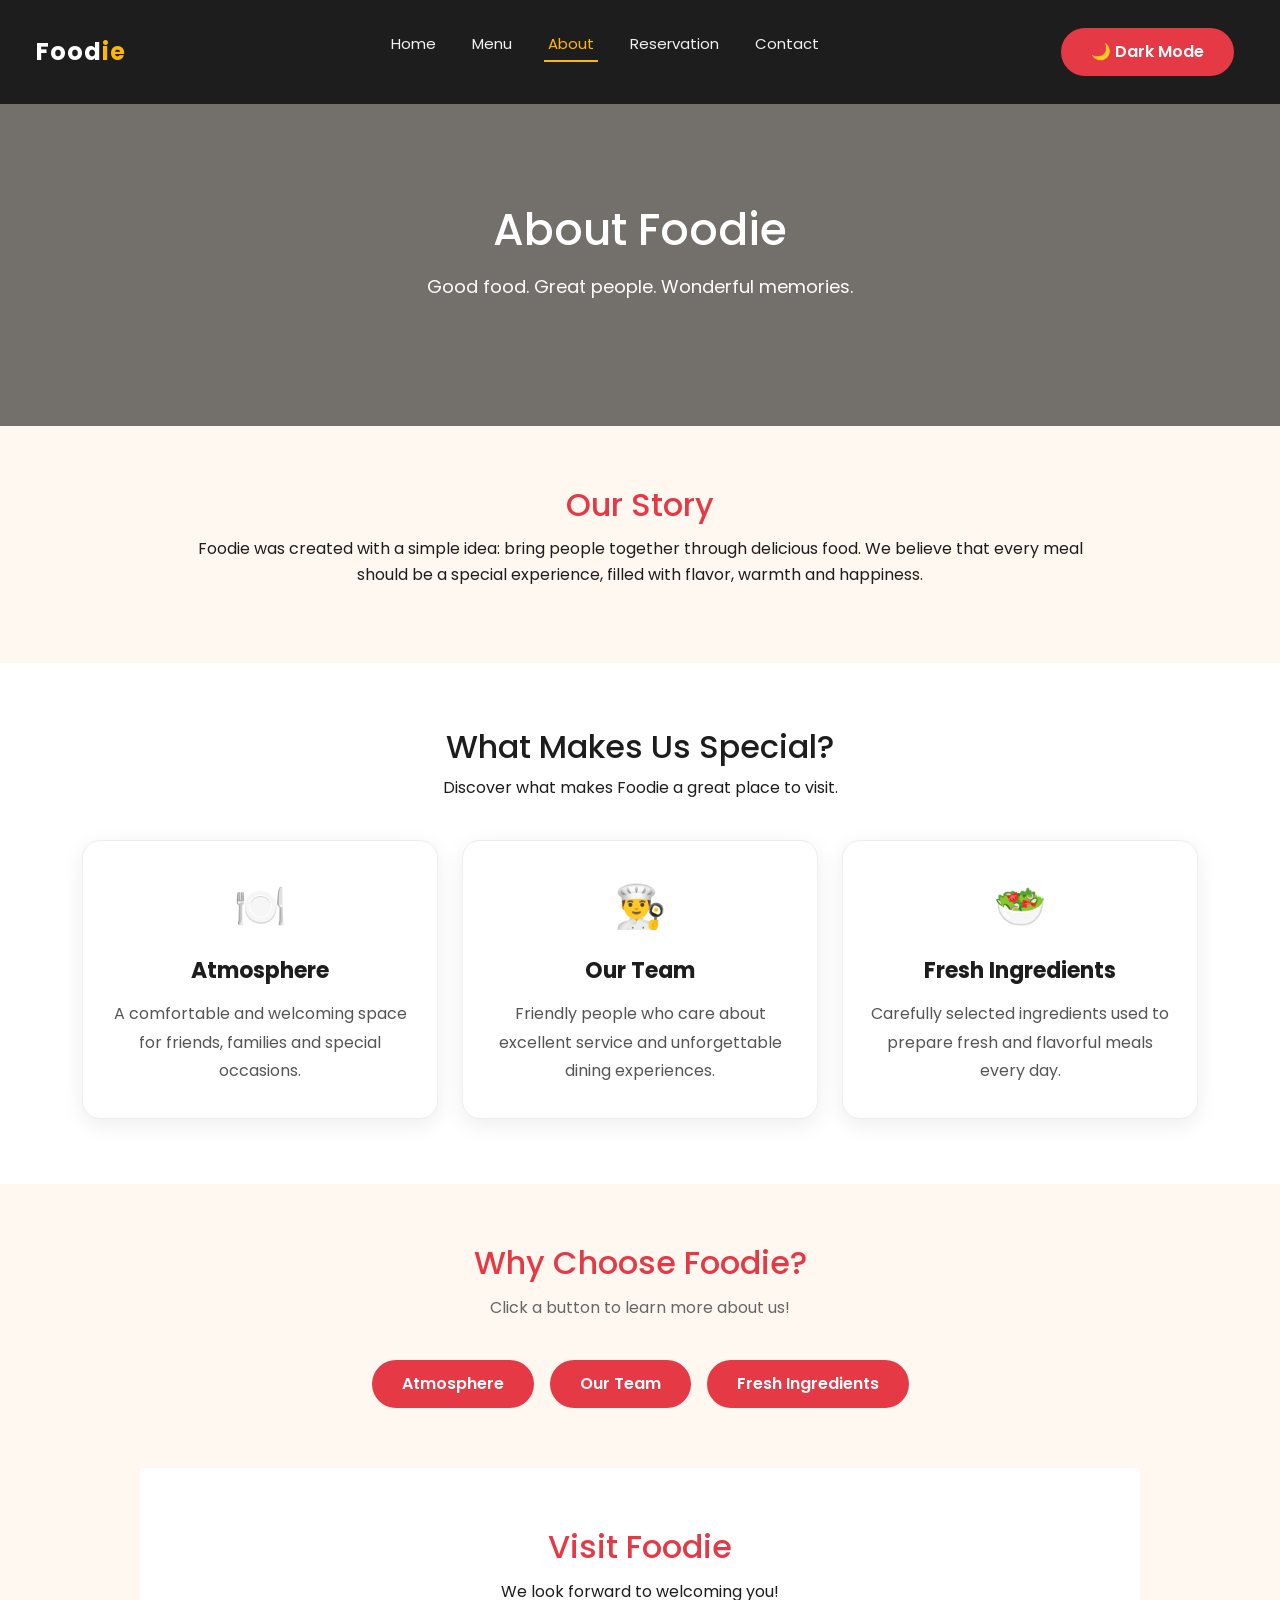
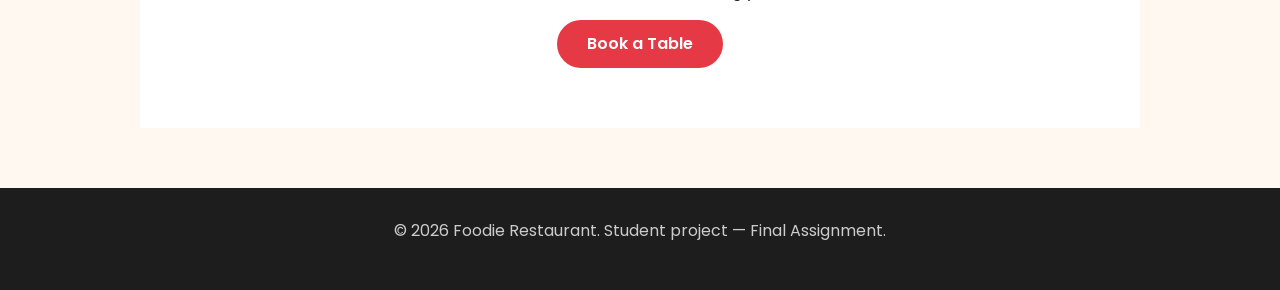
<file: foodie-about.html>
<!DOCTYPE html>
<html lang="en">
<head>
  <meta charset="UTF-8">
  <meta name="viewport" content="width=device-width, initial-scale=1.0">
  <title>Foodie — About Us</title>

  <script>
    try {
      document.documentElement.setAttribute(
        "data-bs-theme",
        localStorage.getItem("foodieTheme") === "dark"
          ? "dark"
          : "light"
      );
    } catch (error) {}
  </script>

  <link href="https://cdn.jsdelivr.net/npm/bootstrap@5.3.3/dist/css/bootstrap.min.css" rel="stylesheet">
  <link href="https://fonts.googleapis.com/css2?family=Poppins:wght@400;600;700&display=swap" rel="stylesheet">
  <link rel="stylesheet" href="foodie.css">
  <link rel="stylesheet" href="theme.css">

  <style>
    /* About page cards */
    .about-features {
      padding: 65px 0;
    }

    .about-feature-card {
      background: #ffffff;
      border: 1px solid #eeeeee;
      border-radius: 18px;
      padding: 32px 25px;
      height: 100%;
      text-align: center;
      box-shadow: 0 6px 22px rgba(0, 0, 0, 0.07);
      transition: transform 0.3s, box-shadow 0.3s;
    }

    .about-feature-card:hover {
      transform: translateY(-6px);
      box-shadow: 0 12px 30px rgba(0, 0, 0, 0.12);
    }

    .about-feature-icon {
      font-size: 42px;
      margin-bottom: 18px;
    }

    .about-feature-card h3 {
      font-size: 22px;
      font-weight: 700;
      color: #1d1d1d;
      margin-bottom: 15px;
    }

    .about-feature-card p {
      color: #555555;
      line-height: 1.8;
      margin-bottom: 0;
    }

    /* Dark theme cards */
    .foodie-dark .about-feature-card {
      background: #242424;
      border-color: #444444;
    }

    .foodie-dark .about-feature-card h3 {
      color: #ffffff;
    }

    .foodie-dark .about-feature-card p {
      color: #dddddd;
    }

    @media (max-width: 767px) {
      .about-features {
        padding: 40px 0;
      }

      .about-feature-card {
        padding: 25px 20px;
      }
    }
  </style>

  <script src="about.js" defer></script>
  <script src="theme.js" defer></script>
</head>

<body>
<header class="site-header">
  <div class="logo">Food<span>ie</span></div>

  <nav class="main-nav">
    <ul>
      <li><a href="foodie-home.html">Home</a></li>
      <li><a href="foodie-menu.html">Menu</a></li>
      <li><a href="foodie-about.html" class="active" aria-current="page">About</a></li>
      <li><a href="foodie-reservation.html">Reservation</a></li>
      <li><a href="foodie-contact.html">Contact</a></li>
    </ul>
  </nav>
</header>

<main>
  <!-- About hero -->
  <section class="hero">
    <div class="container text-center">
      <h1>About Foodie</h1>
      <p>Good food. Great people. Wonderful memories.</p>
    </div>
  </section>

  <!-- Restaurant story -->
  <section class="section">
    <div class="container text-center">
      <h2>Our Story</h2>
      <p>
        Foodie was created with a simple idea: bring people together
        through delicious food. We believe that every meal should be
        a special experience, filled with flavor, warmth and happiness.
      </p>
    </div>
  </section>

  <!-- Feature cards -->
  <section class="about-features bg-white">
    <div class="container">
      <h2 class="text-center">What Makes Us Special?</h2>
      <p class="subtitle text-center">
        Discover what makes Foodie a great place to visit.
      </p>

      <div class="row g-4 mt-3">
        <div class="col-12 col-md-6 col-lg-4">
          <article class="about-feature-card">
            <div class="about-feature-icon" aria-hidden="true">🍽️</div>
            <h3>Atmosphere</h3>
            <p>
              A comfortable and welcoming space for friends,
              families and special occasions.
            </p>
          </article>
        </div>

        <div class="col-12 col-md-6 col-lg-4">
          <article class="about-feature-card">
            <div class="about-feature-icon" aria-hidden="true">👨‍🍳</div>
            <h3>Our Team</h3>
            <p>
              Friendly people who care about excellent service
              and unforgettable dining experiences.
            </p>
          </article>
        </div>

        <div class="col-12 col-md-6 col-lg-4">
          <article class="about-feature-card">
            <div class="about-feature-icon" aria-hidden="true">🥗</div>
            <h3>Fresh Ingredients</h3>
            <p>
              Carefully selected ingredients used to prepare
              fresh and flavorful meals every day.
            </p>
          </article>
        </div>
      </div>
    </div>
  </section>

  <!-- Interactive About feature -->
  <section class="section text-center">
    <div class="container">
      <h2>Why Choose Foodie?</h2>
      <p class="subtitle">
        Click a button to learn more about us!
      </p>

      <div class="d-flex flex-wrap justify-content-center gap-3 mt-4">
        <button type="button" class="btn about-btn"
                data-topic="atmosphere" aria-pressed="false">
          Atmosphere
        </button>

        <button type="button" class="btn about-btn"
                data-topic="team" aria-pressed="false">
          Our Team
        </button>

        <button type="button" class="btn about-btn"
                data-topic="ingredients" aria-pressed="false">
          Fresh Ingredients
        </button>
      </div>

      <p id="about-result" class="mt-4 d-none" aria-live="polite"></p>
    </div>
  </section>

  <!-- Reservation link -->
  <section class="section bg-white text-center">
    <div class="container">
      <h2>Visit Foodie</h2>
      <p>We look forward to welcoming you!</p>
      <a href="foodie-reservation.html" class="btn">
        Book a Table
      </a>
    </div>
  </section>
</main>

<footer class="site-footer">
  <p>&copy; 2026 Foodie Restaurant. Student project — Final Assignment.</p>
</footer>

</body>
</html>
</file>
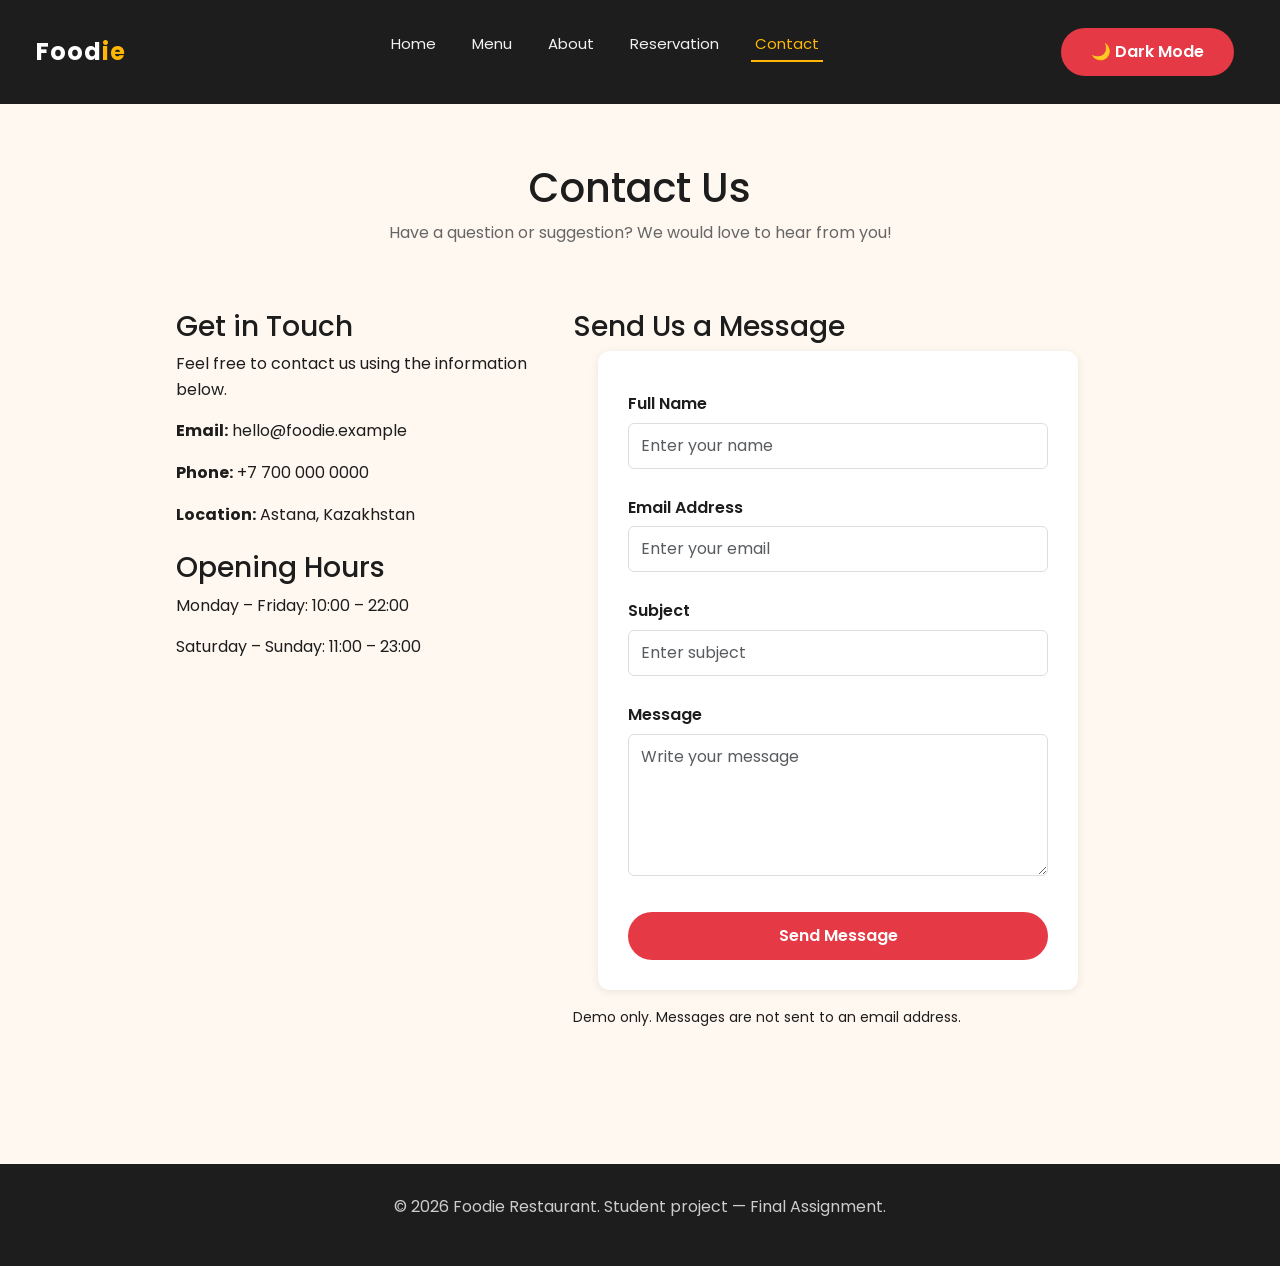
<file: foodie-contact (1).html>
<!DOCTYPE html>
<html lang="en">
<head>
  <meta charset="UTF-8">
  <meta name="viewport" content="width=device-width, initial-scale=1.0">
  <title>Foodie — Contact</title>
  <script>
    try {
      document.documentElement.setAttribute("data-bs-theme",
        localStorage.getItem("foodieTheme") === "dark" ? "dark" : "light");
    } catch (error) {}
  </script>
  <link href="https://cdn.jsdelivr.net/npm/bootstrap@5.3.3/dist/css/bootstrap.min.css" rel="stylesheet">
  <link href="https://fonts.googleapis.com/css2?family=Poppins:wght@400;600;700&display=swap" rel="stylesheet">
  <link rel="stylesheet" href="foodie.css">
  <link rel="stylesheet" href="theme.css">
  <script src="https://code.jquery.com/jquery-3.7.1.min.js" defer></script>
  <script src="contact.js" defer></script>
  <script src="theme.js" defer></script>
</head>
<body>
<header class="site-header">
  <div class="logo">Food<span>ie</span></div>
  <nav class="main-nav">
    <ul>
      <li><a href="foodie-home.html">Home</a></li>
      <li><a href="foodie-menu.html">Menu</a></li>
      <li><a href="foodie-about.html">About</a></li>
      <li><a href="foodie-reservation.html">Reservation</a></li>
      <li><a href="foodie-contact.html" class="active" aria-current="page">Contact</a></li>
    </ul>
  </nav>
</header>

<main>
  <section class="section">
    <div class="container">
      <h1 class="text-center">Contact Us</h1>
      <p class="subtitle text-center">
        Have a question or suggestion? We would love to hear from you!
      </p>

      <div class="row g-4 mt-3">
        <div class="col-12 col-lg-5">
          <h3>Get in Touch</h3>
          <p>Feel free to contact us using the information below.</p>
          <p><strong>Email:</strong> hello@foodie.example</p>
          <p><strong>Phone:</strong> +7 700 000 0000</p>
          <p><strong>Location:</strong> Astana, Kazakhstan</p>

          <h3 class="mt-4">Opening Hours</h3>
          <p>Monday – Friday: 10:00 – 22:00</p>
          <p>Saturday – Sunday: 11:00 – 23:00</p>
        </div>

        <div class="col-12 col-lg-7">
          <h3>Send Us a Message</h3>

          <form id="contact-form" class="contact-form" novalidate>
            <div class="mb-3">
              <label for="contact-name" class="form-label">Full Name</label>
              <input type="text" id="contact-name" name="name"
                     class="form-control" placeholder="Enter your name"
                     autocomplete="name">
            </div>

            <div class="mb-3">
              <label for="contact-email" class="form-label">Email Address</label>
              <input type="email" id="contact-email" name="email"
                     class="form-control" placeholder="Enter your email"
                     autocomplete="email">
            </div>

            <div class="mb-3">
              <label for="contact-subject" class="form-label">Subject</label>
              <input type="text" id="contact-subject" name="subject"
                     class="form-control" placeholder="Enter subject">
            </div>

            <div class="mb-3">
              <label for="contact-message" class="form-label">Message</label>
              <textarea id="contact-message" name="message"
                        class="form-control" rows="5"
                        placeholder="Write your message"></textarea>
            </div>

            <button type="submit" class="btn w-100">Send Message</button>
          </form>
          <p class="small mt-3">
            Demo only. Messages are not sent to an email address.
          </p>
        </div>
      </div>
    </div>
  </section>
</main>

<footer class="site-footer">
  <p>&copy; 2026 Foodie Restaurant. Student project — Final Assignment.</p>
</footer>
</body>
</html>
</file>
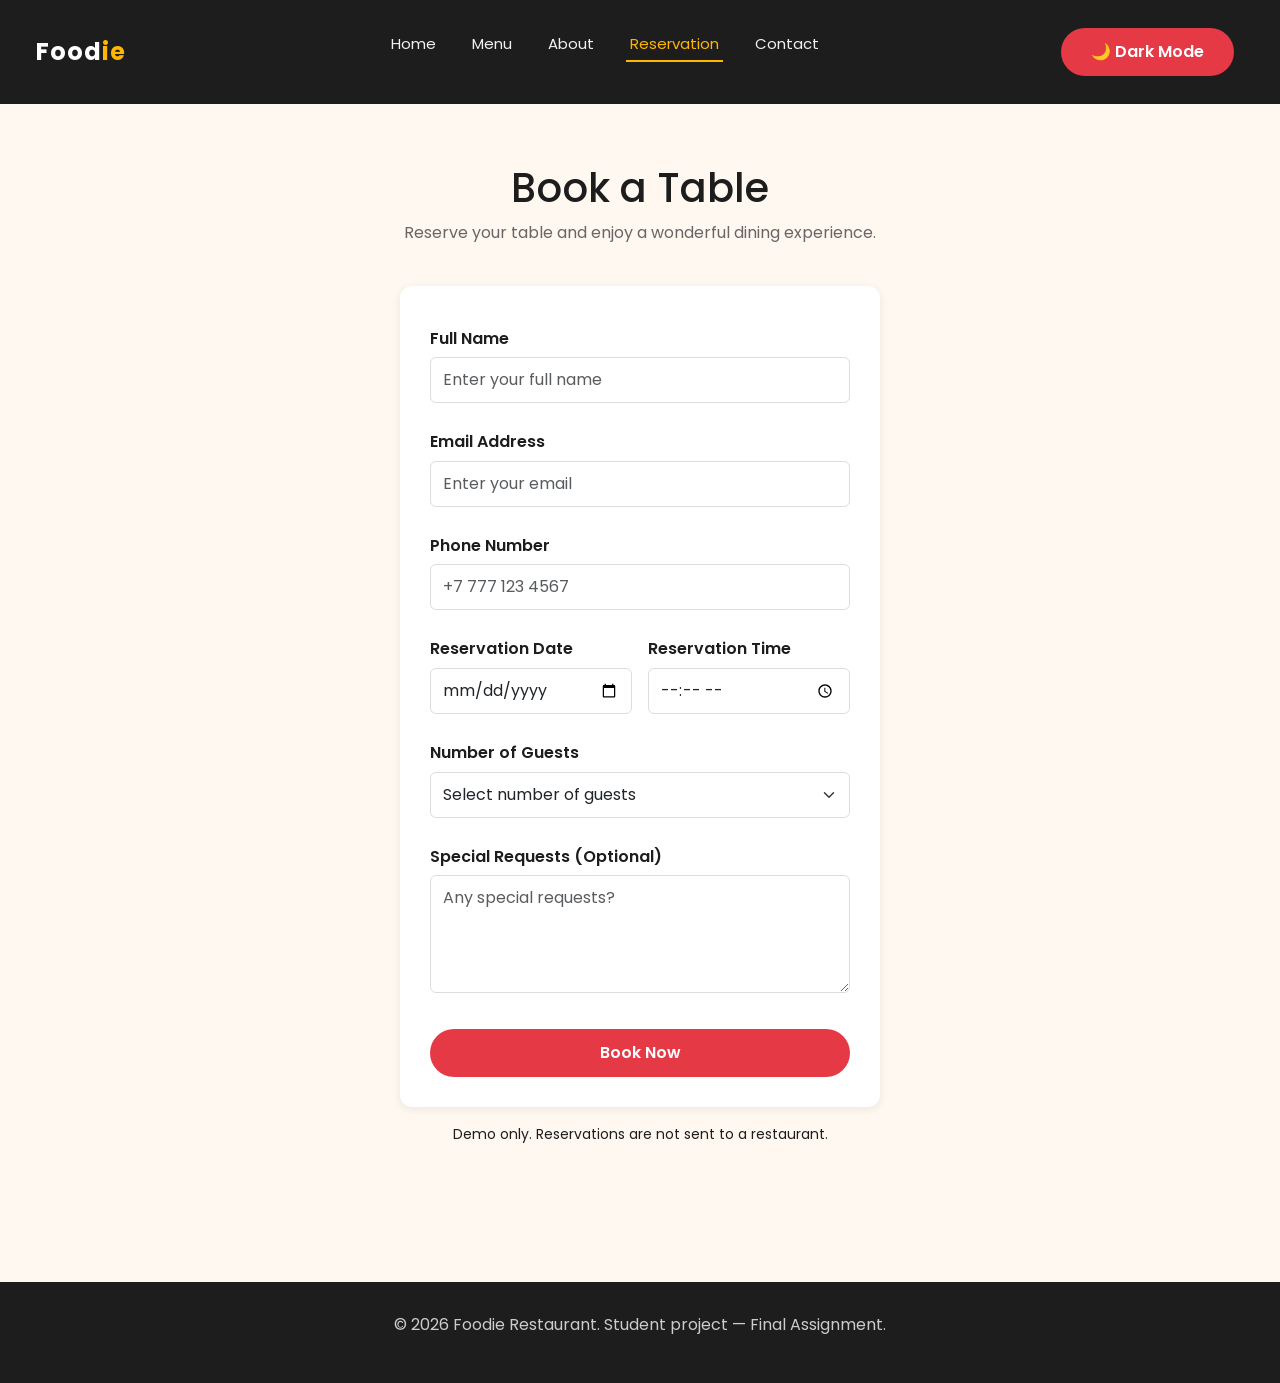
<file: foodie-reservation (1).html>
<!DOCTYPE html>
<html lang="en">
<head>
  <meta charset="UTF-8">
  <meta name="viewport" content="width=device-width, initial-scale=1.0">
  <title>Foodie — Reservation</title>
  <script>
    try {
      document.documentElement.setAttribute("data-bs-theme",
        localStorage.getItem("foodieTheme") === "dark" ? "dark" : "light");
    } catch (error) {}
  </script>
  <link href="https://cdn.jsdelivr.net/npm/bootstrap@5.3.3/dist/css/bootstrap.min.css" rel="stylesheet">
  <link href="https://fonts.googleapis.com/css2?family=Poppins:wght@400;600;700&display=swap" rel="stylesheet">
  <link rel="stylesheet" href="foodie.css">
  <link rel="stylesheet" href="theme.css">
  <script src="reservation.js" defer></script>
  <script src="theme.js" defer></script>
</head>
<body>
<header class="site-header">
  <div class="logo">Food<span>ie</span></div>
  <nav class="main-nav">
    <ul>
      <li><a href="foodie-home.html">Home</a></li>
      <li><a href="foodie-menu.html">Menu</a></li>
      <li><a href="foodie-about.html">About</a></li>
      <li><a href="foodie-reservation.html" class="active" aria-current="page">Reservation</a></li>
      <li><a href="foodie-contact.html">Contact</a></li>
    </ul>
  </nav>
</header>

<main>
  <section class="section">
    <div class="container">
      <h1 class="text-center">Book a Table</h1>
      <p class="subtitle text-center">
        Reserve your table and enjoy a wonderful dining experience.
      </p>

      <form id="reservation-form" class="contact-form mx-auto" novalidate>
        <div class="mb-3">
          <label for="res-name" class="form-label">Full Name</label>
          <input type="text" id="res-name" name="name" class="form-control"
                 placeholder="Enter your full name" autocomplete="name">
        </div>

        <div class="mb-3">
          <label for="res-email" class="form-label">Email Address</label>
          <input type="email" id="res-email" name="email" class="form-control"
                 placeholder="Enter your email" autocomplete="email">
        </div>

        <div class="mb-3">
          <label for="res-phone" class="form-label">Phone Number</label>
          <input type="tel" id="res-phone" name="phone" class="form-control"
                 placeholder="+7 777 123 4567" autocomplete="tel">
        </div>

        <div class="row g-3 mb-3">
          <div class="col-12 col-md-6">
            <label for="res-date" class="form-label">Reservation Date</label>
            <input type="date" id="res-date" name="date" class="form-control">
          </div>

          <div class="col-12 col-md-6">
            <label for="res-time" class="form-label">Reservation Time</label>
            <input type="time" id="res-time" name="time" class="form-control">
          </div>
        </div>

        <div class="mb-3">
          <label for="res-guests" class="form-label">Number of Guests</label>
          <select id="res-guests" name="guests" class="form-select">
            <option value="">Select number of guests</option>
            <option value="1">1 Guest</option>
            <option value="2">2 Guests</option>
            <option value="3">3 Guests</option>
            <option value="4">4 Guests</option>
            <option value="5+">5+ Guests</option>
          </select>
        </div>

        <div class="mb-3">
          <label for="res-comments" class="form-label">Special Requests (Optional)</label>
          <textarea id="res-comments" name="comments" class="form-control"
                    rows="4" placeholder="Any special requests?"></textarea>
        </div>

        <button type="submit" class="btn w-100">Book Now</button>
      </form>
      <p class="text-center small mt-3">
        Demo only. Reservations are not sent to a restaurant.
      </p>
    </div>
  </section>
</main>

<footer class="site-footer">
  <p>&copy; 2026 Foodie Restaurant. Student project — Final Assignment.</p>
</footer>
</body>
</html>
</file>
<file: foodie.css>
* { box-sizing: border-box; margin: 0; padding: 0; }

:root {
  --primary: #e63946;
  --dark: #1d1d1d;
  --cream: #fff8f0;
  --accent: #ffb703;
}

body {
  font-family: 'Poppins', Arial, sans-serif;
  background-color: var(--cream);
  color: var(--dark);
  line-height: 1.6;
}

a { text-decoration: none; color: inherit; }

/* ===== Header & Nav ===== */
.site-header {
  display: flex;
  justify-content: space-between;
  align-items: center;
  background-color: var(--dark);
  padding: 18px 36px;
  flex-wrap: wrap;
  gap: 10px;
}

.logo {
  color: #fff;
  font-size: 24px;
  font-weight: bold;
  letter-spacing: 1px;
}

.logo span { color: var(--accent); }

.main-nav ul {
  list-style: none;
  display: flex;
  gap: 28px;
  flex-wrap: wrap;
}

.main-nav a {
  color: #f1f1f1;
  font-size: 15px;
  padding: 6px 4px;
  border-bottom: 2px solid transparent;
  transition: border-color 0.2s ease, color 0.2s ease;
}

.main-nav a:hover,
.main-nav a.active {
  color: var(--accent);
  border-color: var(--accent);
}

/* ===== Hero ===== */
.hero {
  background: linear-gradient(rgba(0,0,0,0.55), rgba(0,0,0,0.55)),
              url('https://images.unsplash.com/photo-1504674900247-0877df9cc836?w=1200') center/cover no-repeat;
  color: #fff;
  text-align: center;
  padding: 100px 20px;
}

.hero h1 {
  font-size: 44px;
  margin-bottom: 16px;
}

.hero p {
  font-size: 18px;
  max-width: 560px;
  margin: 0 auto 24px;
}

.hero .btn { margin-top: 10px; }

/* ===== Buttons ===== */
.btn {
  display: inline-block;
  background-color: var(--primary);
  color: #fff;
  padding: 12px 30px;
  border-radius: 30px;
  font-weight: 600;
  transition: background-color 0.2s ease, transform 0.2s ease;
  border: none;
  cursor: pointer;
}

.btn:hover {
  background-color: #c1121f;
  transform: translateY(-2px);
}

/* ===== Generic section ===== */
.section {
  max-width: 1000px;
  margin: 0 auto;
  padding: 60px 24px;
}

.section h2 {
  text-align: center;
  font-size: 32px;
  margin-bottom: 12px;
  color: var(--primary);
}

.section .subtitle {
  text-align: center;
  color: #666;
  margin-bottom: 40px;
}

/* ===== Cards grid ===== */
.card-grid {
  display: grid;
  grid-template-columns: repeat(auto-fit, minmax(240px, 1fr));
  gap: 24px;
}

.card {
  background: #fff;
  border-radius: 12px;
  overflow: hidden;
  box-shadow: 0 4px 14px rgba(0,0,0,0.08);
  transition: transform 0.2s ease;
}

.card:hover { transform: translateY(-6px); }

.card img {
  width: 100%;
  height: 170px;
  object-fit: cover;
}

.card-body { padding: 16px; }

.card-body h3 { margin-bottom: 6px; }

.card-body .price {
  color: var(--primary);
  font-weight: bold;
  margin-top: 8px;
}

/* ===== Menu list ===== */
.menu-list {
  list-style: none;
}

.menu-list li {
  display: flex;
  justify-content: space-between;
  padding: 14px 0;
  border-bottom: 1px dashed #ddd;
}

.menu-list .dish-name { font-weight: 600; }
.menu-list .dish-price { color: var(--primary); font-weight: bold; }

/* ===== Contact / reservation form ===== */
.contact-form {
  max-width: 480px;
  margin: 0 auto;
  background: #fff;
  padding: 30px;
  border-radius: 12px;
  box-shadow: 0 2px 10px rgba(0,0,0,0.08);
  display: flex;
  flex-direction: column;
}

.contact-form label {
  font-weight: 600;
  margin: 10px 0 6px;
}

.contact-form input,
.contact-form select,
.contact-form textarea {
  padding: 10px 12px;
  border: 1px solid #ddd;
  border-radius: 6px;
  font-family: inherit;
}

.contact-form button { margin-top: 20px; }

/* ===== Footer ===== */
.site-footer {
  background-color: var(--dark);
  color: #ccc;
  text-align: center;
  padding: 30px 20px;
  margin-top: 60px;
}

.site-footer a { color: var(--accent); }

@media (max-width: 640px) {
  .site-header { flex-direction: column; align-items: flex-start; }
  .hero h1 { font-size: 30px; }
}
</file>
<file: theme.css>
/* Theme button */
.theme-toggle {
  margin: 10px;
  white-space: nowrap;
}

/* Dark mode */
body.foodie-dark {
  background-color: #151515 !important;
  color: #f5f5f5 !important;
}

.foodie-dark .site-header,
.foodie-dark .site-footer {
  background-color: #202020 !important;
  color: #ffffff !important;
}

.foodie-dark .site-header a,
.foodie-dark .site-footer a {
  color: #ffffff !important;
}

.foodie-dark .section,
.foodie-dark section,
.foodie-dark .bg-white,
.foodie-dark .container {
  color: #f5f5f5;
}

.foodie-dark .bg-white,
.foodie-dark .card,
.foodie-dark .cart-item {
  background-color: #242424 !important;
  color: #f5f5f5 !important;
}

.foodie-dark .form-control,
.foodie-dark .form-select,
.foodie-dark textarea {
  background-color: #303030 !important;
  color: #ffffff !important;
  border-color: #666666 !important;
}

.foodie-dark .form-control::placeholder {
  color: #bbbbbb !important;
}

.foodie-dark .table {
  --bs-table-bg: #242424;
  --bs-table-color: #ffffff;
  --bs-table-striped-bg: #303030;
  --bs-table-striped-color: #ffffff;
}

.foodie-dark .subtitle,
.foodie-dark p,
.foodie-dark h1,
.foodie-dark h2,
.foodie-dark h3,
.foodie-dark h4,
.foodie-dark label {
  color: inherit;
}
</file>
